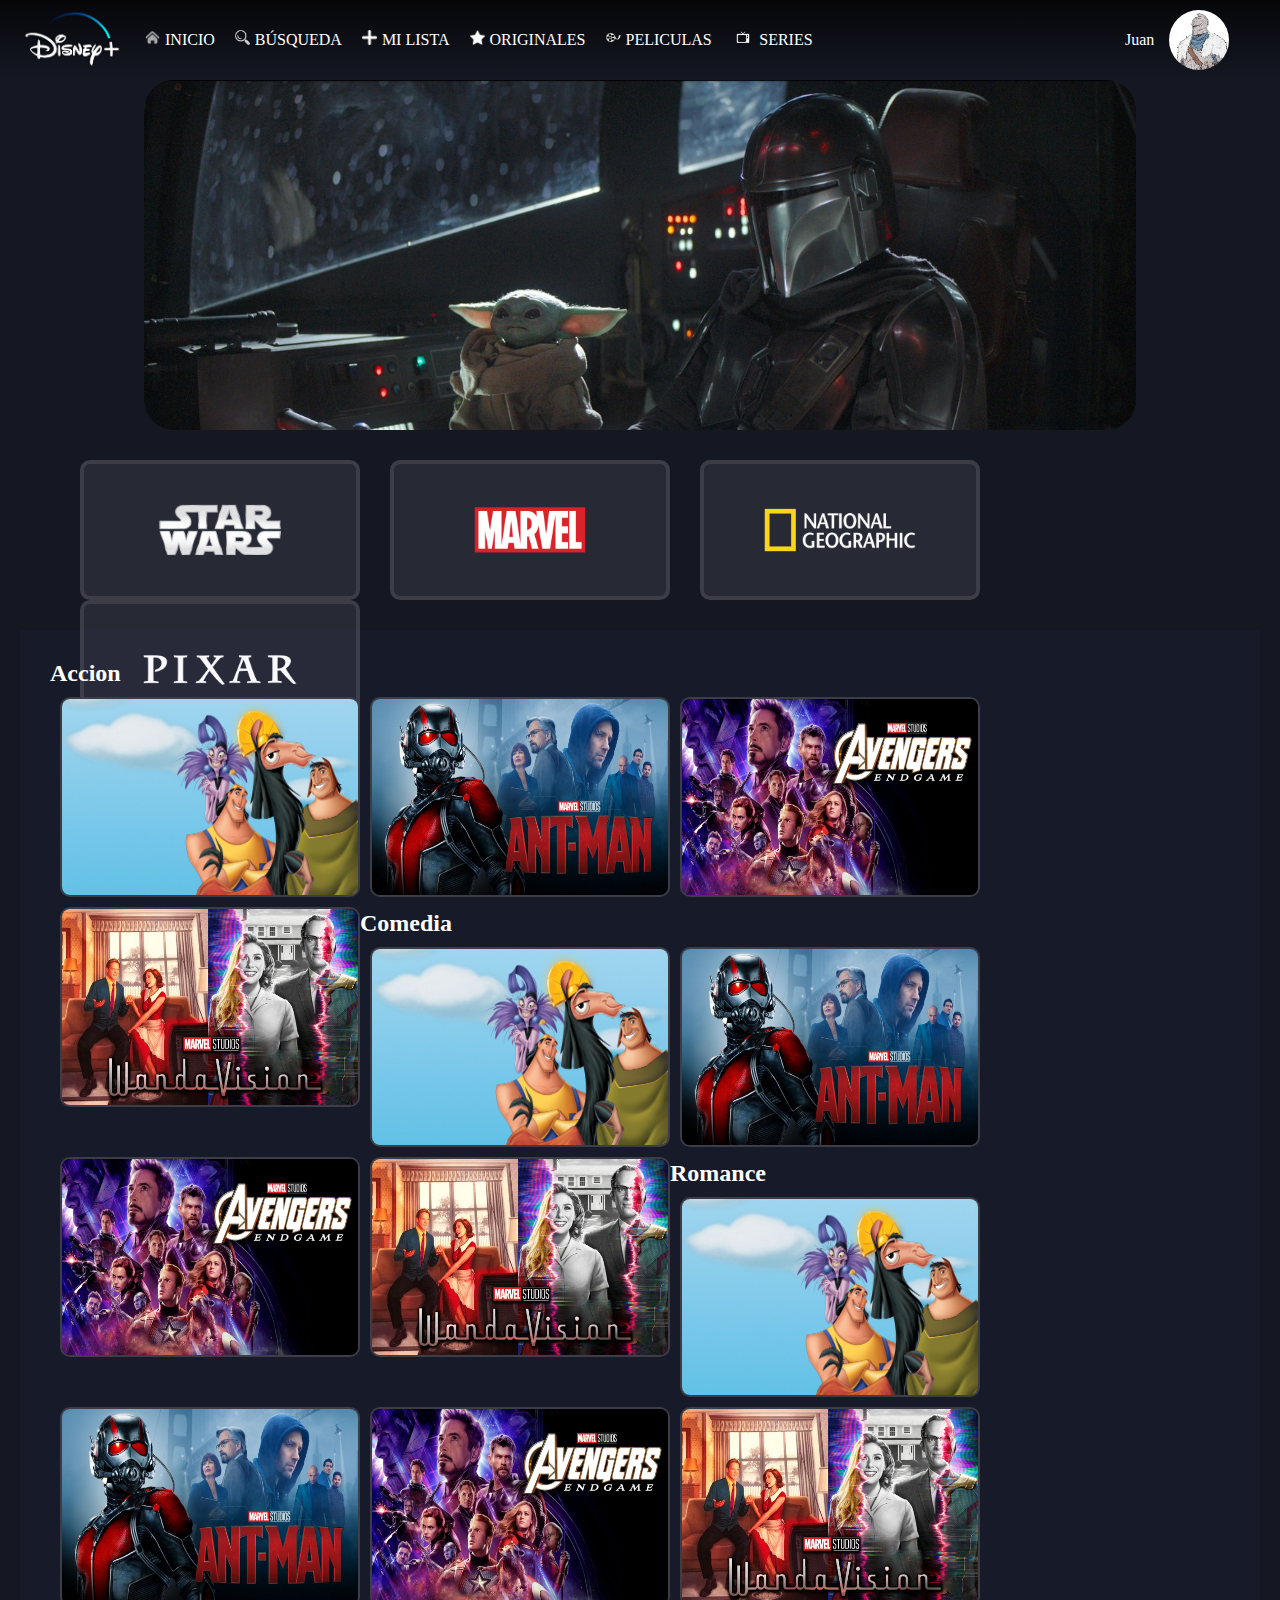
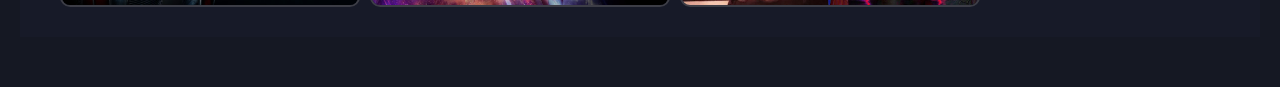
<file: Disney/index.html>
<!DOCTYPE html>
<html>
<head>
	<title>DISNEY+</title>
	<link rel="stylesheet" type="text/css" href="estilos.css"> <!--ENLACE A LA HOJA DE ESTILOS -->
</head>
<body>
	<!-- ===========BARRA DE MENU =============-->
	<header>
		<div id='logo'>
			<img src="img/logo.png">
		</div>
		<nav>
			<ul>
				<li><img src="img/h.png">Inicio</li>
				<li><img src="img/b.png">Búsqueda</li>
				<li><img src="img/m.png">Mi lista</li>
				<li><img src="img/e.png">Originales</li>
				<li><img src="img/p.png">Peliculas</li>
				<li><img src="img/t.png">Series</li>
			</ul>
		</nav>
		<div id='usuario'>
			<p>Juan</p>
			<div id="usuario-img">
				<img src="img/pp.jpg">
			</div>
		</div>
	</header>

	<!-- ===========CONTENIDO GENERAL =============-->
	<section>
		<!-- ==== BANNER ====-->
		<article>
			<img src="img/s1.jpg">
		</article>
		<!-- ==== TEMAS ====-->
		<aside>
			<div class = 'temas'><img src="img/sw.png"></div>
			<div class = 'temas'><img src="img/marvel.png"></div>
			<div class = 'temas'><img src="img/ng.png"></div>
			<div class = 'temas'><img src="img/pixar.png"></div>
		</aside>
		<!-- ==== PELIS ====-->
		<div id="contenido">
			<div class="bloque">
				<h3>Accion</h3>
				<div class="peliculas"><img src="img/d1.jpg"></div>
				<div class="peliculas"><img src="img/d2.jpg"></div>
				<div class="peliculas"><img src="img/d3.jpg"></div>
				<div class="peliculas"><img src="img/d4.jpg"></div>
			</div>
			<div class="bloque">
				<h3>Comedia</h3>
				<div class="peliculas"><img src="img/d1.jpg"></div>
				<div class="peliculas"><img src="img/d2.jpg"></div>
				<div class="peliculas"><img src="img/d3.jpg"></div>
				<div class="peliculas"><img src="img/d4.jpg"></div>
			</div>
			<div class="bloque">
				<h3>Romance</h3>
				<div class="peliculas"><img src="img/d1.jpg"></div>
				<div class="peliculas"><img src="img/d2.jpg"></div>
				<div class="peliculas"><img src="img/d3.jpg"></div>
				<div class="peliculas"><img src="img/d4.jpg"></div>
			</div>
		</div>

	</section>

</body>
</html>
</file>
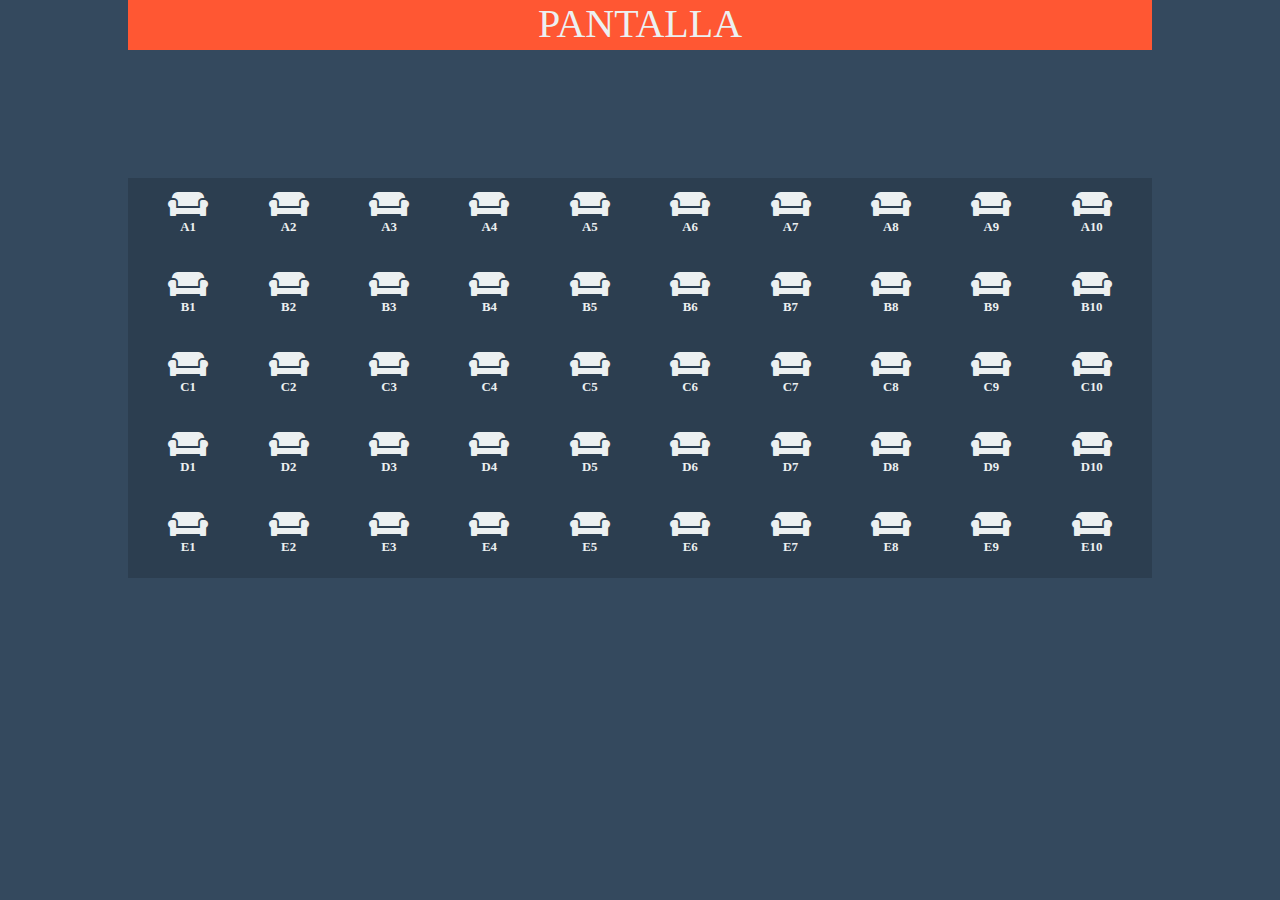
<file: Flexbox/index.html>
<!DOCTYPE html>
<html>
<head>
	<title>Asientos</title>
	<link rel="stylesheet" type="text/css" href="estilos.css">
	<link rel="stylesheet" href="https://use.fontawesome.com/releases/v5.15.3/css/all.css">
</head>
<body>
	<div class="pantalla">PANTALLA</div>
	<div class="contenedor">
		<div class="fila">
			<div class="asiento">
				<i class="fas fa-couch"></i>
				<h4>A1</h4>
			</div>
			<div class="asiento">
				<i class="fas fa-couch"></i>
				<h4>A2</h4>
			</div>
			<div class="asiento">
				<i class="fas fa-couch"></i>
				<h4>A3</h4>
			</div>
			<div class="asiento">
				<i class="fas fa-couch"></i>
				<h4>A4</h4>
			</div>
			<div class="asiento">
				<i class="fas fa-couch"></i>
				<h4>A5</h4>
			</div>
			<div class="asiento">
				<i class="fas fa-couch"></i>
				<h4>A6</h4>
			</div>
			<div class="asiento">
				<i class="fas fa-couch"></i>
				<h4>A7</h4>
			</div>
			<div class="asiento">
				<i class="fas fa-couch"></i>
				<h4>A8</h4>
			</div>
			<div class="asiento">
				<i class="fas fa-couch"></i>
				<h4>A9</h4>
			</div>
			<div class="asiento">
				<i class="fas fa-couch"></i>
				<h4>A10</h4>
			</div>
		</div>
		<div class="fila">
			<div class="asiento">
				<i class="fas fa-couch"></i>
				<h4>B1</h4>
			</div>
			<div class="asiento">
				<i class="fas fa-couch"></i>
				<h4>B2</h4>
			</div>
			<div class="asiento">
				<i class="fas fa-couch"></i>
				<h4>B3</h4>
			</div>
			<div class="asiento">
				<i class="fas fa-couch"></i>
				<h4>B4</h4>
			</div>
			<div class="asiento">
				<i class="fas fa-couch"></i>
				<h4>B5</h4>
			</div>
			<div class="asiento">
				<i class="fas fa-couch"></i>
				<h4>B6</h4>
			</div>
			<div class="asiento">
				<i class="fas fa-couch"></i>
				<h4>B7</h4>
			</div>
			<div class="asiento">
				<i class="fas fa-couch"></i>
				<h4>B8</h4>
			</div>
			<div class="asiento">
				<i class="fas fa-couch"></i>
				<h4>B9</h4>
			</div>
			<div class="asiento">
				<i class="fas fa-couch"></i>
				<h4>B10</h4>
			</div>
		</div>
		<div class="fila">
			<div class="asiento">
				<i class="fas fa-couch"></i>
				<h4>C1</h4>
			</div>
			<div class="asiento">
				<i class="fas fa-couch"></i>
				<h4>C2</h4>
			</div>
			<div class="asiento">
				<i class="fas fa-couch"></i>
				<h4>C3</h4>
			</div>
			<div class="asiento">
				<i class="fas fa-couch"></i>
				<h4>C4</h4>
			</div>
			<div class="asiento">
				<i class="fas fa-couch"></i>
				<h4>C5</h4>
			</div>
			<div class="asiento">
				<i class="fas fa-couch"></i>
				<h4>C6</h4>
			</div>
			<div class="asiento">
				<i class="fas fa-couch"></i>
				<h4>C7</h4>
			</div>
			<div class="asiento">
				<i class="fas fa-couch"></i>
				<h4>C8</h4>
			</div>
			<div class="asiento">
				<i class="fas fa-couch"></i>
				<h4>C9</h4>
			</div>
			<div class="asiento">
				<i class="fas fa-couch"></i>
				<h4>C10</h4>
			</div>
		</div>
		<div class="fila">
			<div class="asiento">
				<i class="fas fa-couch"></i>
				<h4>D1</h4>
			</div>
			<div class="asiento">
				<i class="fas fa-couch"></i>
				<h4>D2</h4>
			</div>
			<div class="asiento">
				<i class="fas fa-couch"></i>
				<h4>D3</h4>
			</div>
			<div class="asiento">
				<i class="fas fa-couch"></i>
				<h4>D4</h4>
			</div>
			<div class="asiento">
				<i class="fas fa-couch"></i>
				<h4>D5</h4>
			</div>
			<div class="asiento">
				<i class="fas fa-couch"></i>
				<h4>D6</h4>
			</div>
			<div class="asiento">
				<i class="fas fa-couch"></i>
				<h4>D7</h4>
			</div>
			<div class="asiento">
				<i class="fas fa-couch"></i>
				<h4>D8</h4>
			</div>
			<div class="asiento">
				<i class="fas fa-couch"></i>
				<h4>D9</h4>
			</div>
			<div class="asiento">
				<i class="fas fa-couch"></i>
				<h4>D10</h4>
			</div>
		</div>
		<div class="fila">
			<div class="asiento">
				<i class="fas fa-couch"></i>
				<h4>E1</h4>
			</div>
			<div class="asiento">
				<i class="fas fa-couch"></i>
				<h4>E2</h4>
			</div>
			<div class="asiento">
				<i class="fas fa-couch"></i>
				<h4>E3</h4>
			</div>
			<div class="asiento">
				<i class="fas fa-couch"></i>
				<h4>E4</h4>
			</div>
			<div class="asiento">
				<i class="fas fa-couch"></i>
				<h4>E5</h4>
			</div>
			<div class="asiento">
				<i class="fas fa-couch"></i>
				<h4>E6</h4>
			</div>
			<div class="asiento">
				<i class="fas fa-couch"></i>
				<h4>E7</h4>
			</div>
			<div class="asiento">
				<i class="fas fa-couch"></i>
				<h4>E8</h4>
			</div>
			<div class="asiento">
				<i class="fas fa-couch"></i>
				<h4>E9</h4>
			</div>
			<div class="asiento">
				<i class="fas fa-couch"></i>
				<h4>E10</h4>
			</div>
		</div>
			
	</div>

</body>	
</html>
</file>
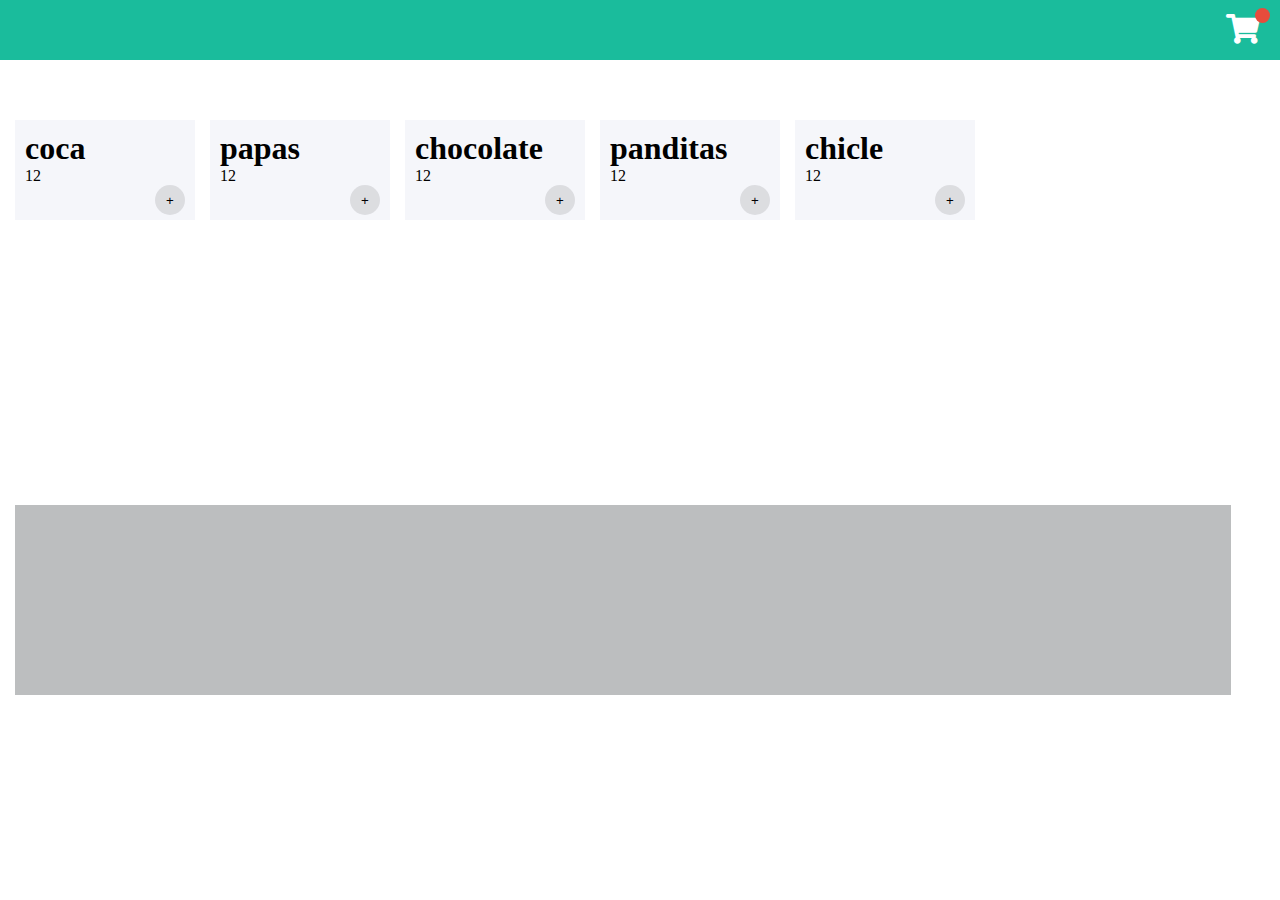
<file: Tienda/index.html>
<!DOCTYPE html>
<html>
<head>
	<title>Tienda</title>
	<meta charset="utf-8">
	<link rel="stylesheet" type="text/css" href="estilos.css">
	<script src="funciones.js" async="true"></script>
	<link rel="stylesheet" href="https://use.fontawesome.com/releases/v5.15.3/css/all.css" integrity="sha-384SZXxX4whJ79/gErwc0Yf+zWLeJdY/qpuqC4cAa9r0GUstPomtqpuNWT9wdPEn2fk" crossorigin="anonymous">
</head>
<body>
	<header>
		<i onclick="mostrarCarrito()"  class="fas fa-shopping-cart"></i><s></s>
	</header>
	
	<nav></nav>
	<section>
	</section>
	<div id="compras"></div>
</body>
</html>
</file>
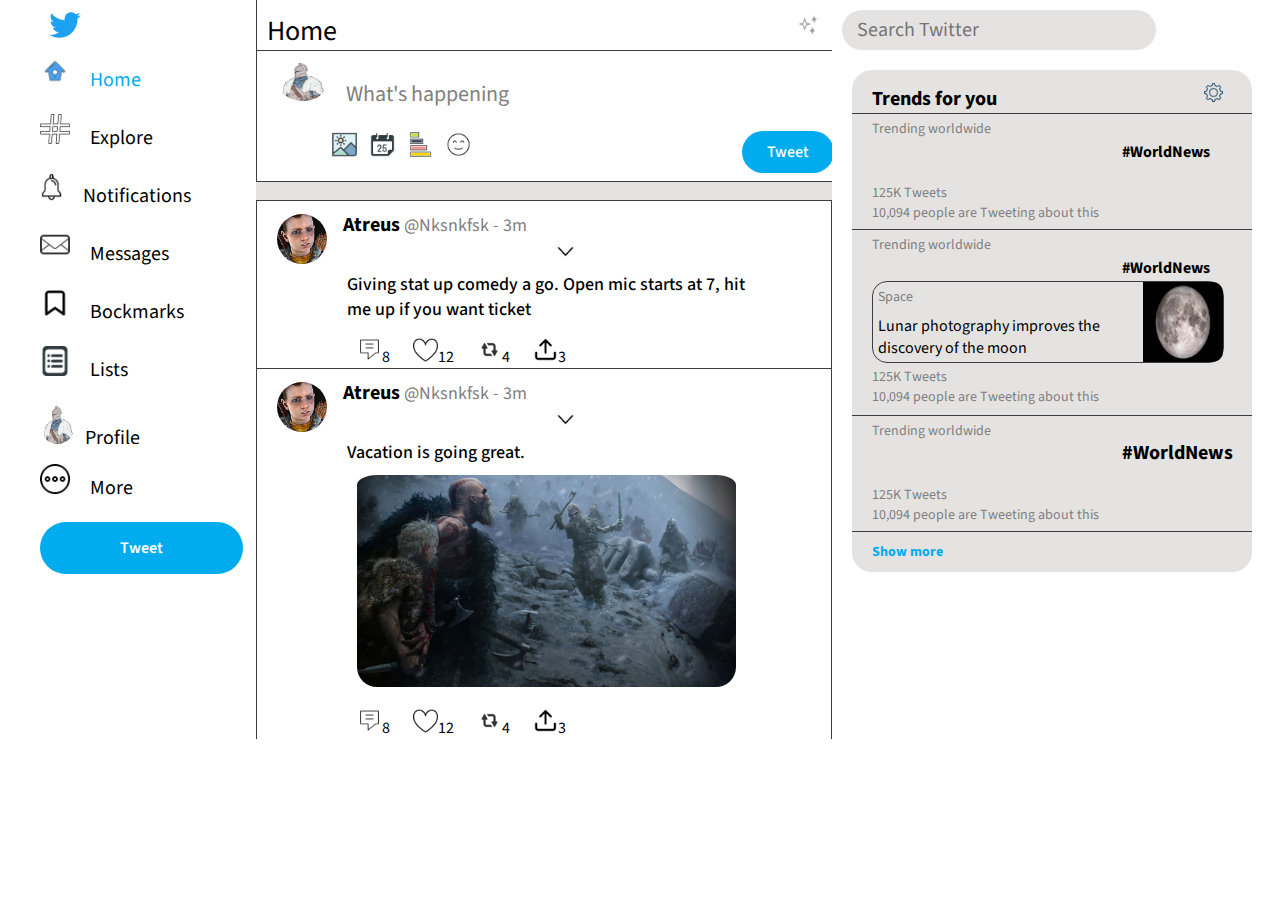
<file: Twitter/index.html>
<!DOCTYPE html>
<html>
<head>
	<title>Twitter</title>
	<link rel="stylesheet" type="text/css" href="estilos.css">
	<link rel="preconnect" href="https://fonts.gstatic.com">
<link href="https://fonts.googleapis.com/css2?family=Source+Sans+Pro:wght@400;600;700&display=swap" rel="stylesheet"> 

</head>
<body>
	<div id="container">
		<div id="option-menu">
			<div id="option-center">
				<div id="logo">
					<img src="img/logo.png" id="logo-img">
				</div>
				<div id="option">
					<div id="text-home"><img src="img/L1.png" id="option-img">Home</div>
					<div id="espacio-blanco"></div>
					<div><img src="img/L2.png" id="option-img">Explore</div>
					<div id="espacio-blanco"></div>
					<div><img src="img/L3.png" id="option-img">Notifications</div>
					<div id="espacio-blanco"></div>
					<div><img src="img/L4.png" id="option-img">Messages</div>
					<div id="espacio-blanco"></div>
					<div><img src="img/L5.png" id="option-img">Bockmarks</div>
					<div id="espacio-blanco"></div>
					<div><img src="img/L6.png" id="option-img">Lists</div>
					<div id="espacio-blanco"></div>
					<div><img src="img/pp.jpg" id="usuario-img">Profile</div>
					<div id="espacio-blanco"></div>
					<div><img src="img/L7.png" id="option-img">More</div>
					<div id="espacio-blanco"></div>
					
					<div><button>Tweet</button></div>
				</div>
			</div>
		</div>

		<div id="content-menu">
			<div id="prefer">
				Home
				<img src="img/C1.png" id="home-img">
			</div>

			<div id="you-tweet-other-tweet">
				<div id="you-tweet">
					<div id="profile-message">
						<span><img src="img/pp.jpg" id="profile-message-img"></span>
						<span>What's happening</span>
					</div>
					<div id="add-extra">
						<div>
							<span><img src="img/C2.png" id="tweet-img"></span>
							<span><img src="img/C3.png" id="tweet-img"></span>
							<span><img src="img/C4.png" id="tweet-img"></span>
							<span><img src="img/C5.png" id="tweetf-img"></span>
							<span><button id="button-tweet">Tweet</button></span>	
						</div>
					</div>
				</div>
				
				<div id="espacio"></div>

				<div id="others-tweets">
					<div id="other-tweet">
						<div id="profile-msg">

							<div id="other-profile">
								<img src="img/usuario2.jpg" id="usuario2-img">
							</div>
							<div id="name-msg">
								<b id="usuario2-tweet">Atreus</b><span id="msg-extra"> @Nksnkfsk - 3m</span>
								<img src="img/arrow.png" id="arrow-img">
							</div>
							<br>
							<div id="msg">
								<p>Giving stat up comedy a go. Open mic starts at 7, hit me up if you want ticket</p>
							</div>
						</div>
						<div id="more-option">
														
						</div>
					</div>
					<div id="reacciones">
						<span><img src="img/R1.png" id="reacciones-img">8</span>
						<span><img src="img/R2.png" id="reacciones-img">12</span>
						<span><img src="img/R3.png" id="reacciones-img">4</span>
						<span><img src="img/R4.png" id="reacciones-img">3</span>
					</div>
					<div id="other-tweet">
						<div id="profile-msg">
							
							<div id="other-profile">
								<img src="img/usuario2.jpg" id="usuario2-img">
							</div>
							<div id="name-msg">
								<b id="usuario2-tweet">Atreus</b><span id="msg-extra"> @Nksnkfsk - 3m</span>
								<img src="img/arrow.png" id="arrow-img">
							</div>
							<br>
							<div id="msg">
								<p>Vacation is going great.</p>
							</div>
						</div>
						<div id="more-option">
														
						</div>
					</div>
					<div id="img-paisaje">
						<img src="img/paisaje.jpg" id="paisaje-img">
					</div>
					<div id="reacciones">
						<span><img src="img/R1.png" id="reacciones-img">8</span>
						<span><img src="img/R2.png" id="reacciones-img">12</span>
						<span><img src="img/R3.png" id="reacciones-img">4</span>
						<span><img src="img/R4.png" id="reacciones-img">3</span>
					</div>
				</div>

			</div>
		</div>


		<div id="trending-menu">
			<div id="trending-center">
				<div id="search">
					<input id="search-input" type="search" placeholder="Search Twitter">
				</div>
				<div id="trending">
					<div id="header">
						<b>Trends for you</b>
						<span><img src="img/gear.png" id="adjust"></span>
					</div>
					<div id="trending-ww-new">
						<p id="trending-inf">Trending worldwide</p>
						<div id="espacio"></div>
						<b id="ww">#WorldNews</b>
						<div id="espacio"></div>
						<p id="trending-inf">125K Tweets</p>
						<div id="espacio"></div>
						<p id="trending-inf">10,094 people are Tweeting about this</p>
					</div>
					<div id="trending-ww-news">
						<p id="trending-inf">Trending worldwide</p>
						<div id="espacio"></div>
						<b id="ww">#WorldNews</b>
						<div id="new-trending">
<!--####################################################### -->
								<span id="news">
									<p id="trending-inf">Space</p>
									<br>
									<p id="new-desc">Lunar photography improves the discovery of the moon</p>
								</span>
								<span id="new-img"><img src="img/moon.jpg" id="moon-img"></span>
<!--####################################################### -->
						</div>
						<p id="trending-inf">125K Tweets</p>
						<div id="espacio"></div>
						<p id="trending-inf">10,094 people are Tweeting about this</p>
					</div>
					<div id="trending-ww-new">
						<p id="trending-inf">Trending worldwide</p>
						<div id="espacio"></div>
						<b>#WorldNews</b>
						<div id="espacio"></div>
						<p id="trending-inf">125K Tweets</p>
						<div id="espacio"></div>
						<p id="trending-inf">10,094 people are Tweeting about this</p>
					</div>
					<div id="show-more">
						<b>Show more</b>
					</div>
				</div>
			</div>
		</div>
		

	</div>
</body>
</html>
</file>
<file: Flexbox/estilos.css>
*{
	margin: 0px;
	padding: 0px;
}

html{
	background-color: #34495e; 
}

.pantalla{
	width: 80%;
	height: 50px;
	position: fixed;
	top: 0px;
	margin-left: 10%;
	background-color:  #FF5733 ;	
	text-align: center;
	color: #ecf0f1;
	font-size: 40px;

}

.contenedor{
	position: fixed;
	top: 50px;
	width: 80%;
	margin-left: 10%;
	margin-top: 10%;
	background-color: #2c3e50;
}

	.fila{
		width: 100%;
		height: 80px;
		display: flex;
		padding: 10px;
		box-sizing: border-box;
		justify-content: space-around;
	}
	.asiento{
		width: 100px;
		height: 100%;
		color: #ecf0f1;
		text-align: center;
		line-height: 15px;
		cursor: pointer;
		transition: .2s all;
	}
		.asiento>i{
			font-size: 2em;
		}
		.asiento>h4{
			font-size: .8em;
		}
	.asiento:hover{
		color: #2ecc71;
	}
</file>
<file: Tienda/estilos.css>
*{
	margin:0px;
	padding: 0px;
}
header{
	background: #1abc9c; 
	width: 100%; 
	height: 60px; 
	position: relative;
	float: left;
	line-height: 60px;
	text-align: right;
	padding-right: 20px;
	box-sizing: border-box;
	color: white;
	font-size: 30px;
}
	header>i{
		cursor: pointer;
	}
	s{
		background: #e74c3c;
		width: 15px;
		height: 15px;
		font-size: 10px;
		border-radius: 50%;
		position: absolute;
		right: 10px;
		top: 8px;
		line-height: 15px;
		text-align: center;
		text-decoration: none;
		font-weight: bolder;
	}
nav{
	height: calc(100% - 60px);
	width: 300px;
	position: fixed;
	top: 60px;
	right: -300px;
	background: #ecf0f1;
	transition: .2s all;
}
	.visible{
		right: 0px !important;
	}
	.pc{
		width: 100%;
		height: 40px;
		border-bottom: 1px dashed rgba(0,0,0,.3);
		margin: 0px !important;
	}
		.pc>h4{
			color: #2c3e50;
			font-size: 20px;
			position: relative;
			float: left;
		}
		.pc>p{
			color: #7f8c8d;
			font-size:15px;
			position: relative;
			float: left;
		}
section{
	width: 100%;
	height: 445px;
	box-sizing: border-box;
}
.sn{
	width: calc(100% - 300px) !important;
}
#compras{
		width: 95%;
		height: 190px;
		text-align: left;
		font-size: 30px;
		background: var(--pantalla);
		color: black;
		box-sizing: border-box;
		background-color:  #bcbebf;
	}
span{
	width: 100%;
	height: 150px;
	box-sizing: border-box;
	background-color: gray;
}

div{
	position: relative;
	float: left;
	width: 180px;
	height: 100px;
	background: #f5f6fa;
	padding: 10px;
	box-sizing: border-box;
	margin-left: 15px;
	margin-top: 60px;
}
button{
	width: 30px;
	height: 30px;
	border: none;
	border-radius: 50%;
	float: right;
	cursor: pointer;
	background: rgba(0,0,0,.1);
}
</file>
<file: Twitter/estilos.css>
*{
	padding: 0;
	margin: 0;
	font-family: 'Source Sans Pro', sans-serif;
}
#container{
	display: grid;
	grid-template-columns: 20% 45% 35%;
	background-color: #F8f7F6;
}
#option-menu{
	width: 100%;
	height: 760px;
	background-color: white;
}
#options-center{
	width: 75%;
	margin: 0 auto;
	background-color: white;
}
	#logo{
		padding-left: 40px;
		padding-right: 20px;
		width: 100px;
	}
		#logo>img{
			height: 50px;
			color: white;
			cursor: pointer;
		}
	#option{
		display: grid;
		cursor: pointer;
		padding-left: 40px;
		font-size: 20px;
	}
	#text-home{
		color: #00acee;
	}
		#option-img{
			height: 30px;
			margin-right: 20px;
		}
		#usuario-img{
			height: 100%;
			width: 35px;
			border-radius: 50%;
			position: relative;
			float: center;
			background-color: white;
			overflow: hidden;
			margin-right: 10px;
		}
			#usuario-img>img{
				height: 100%
				padding-left: 40px;
			}
		#option button{
			padding: 15px 80px;
			border-radius: 30px;
			outline: none;
			color: white;
			background: #00acee;
			border: none;
			font-weight: 600;
			font-size: 16px;
			cursor: pointer;
		}
/*--------------------------------*/
#content-menu{
	width: 100%;
	background: white;
}
#prefer{
	padding-left: 10px;
	color: black;
	font-size: 28px;
	width: 595px;
	height: 50px;
	cursor: pointer;
	border-left: 1px solid #3C3D46;
	border-bottom: 1px solid #3C3D46;
	border-right: 1px solid #3C3D46;
}
/*-----------------------*/
	#home-img{
		width: 30px;
		height: 30px;
		cursor: pointer;
		padding-left: 450px;
		padding-top: 10px;
		padding-right: 5px;
	}
#profile-message{
	width: 580px;
	height: 60px;
	align-items: center;
	padding-top: 10px;
	padding-left: 10px;
	padding-right: 15px;
	font-size: 22px;
	color: gray;
	line-height: 60px;
	border-left: 1px solid #3C3D46;
	border-right: 1px solid #3C3D46;
}
	#profile-message-img{
		width: 50px;
		height: 40px;
		cursor: pointer;
		border-radius: 50%;
		padding-left: 10px;
		padding-right: 15px;
	}
	#add-extra{
		width: 535px;
		height: 40px;
		padding-left: 70px;
		padding-top: 10px;
		padding-bottom: 10px;
		border-left: 1px solid #3C3D46;
		border-right: 1px solid #3C3D46;
		border-bottom: 1px solid #3C3D46;
	}
		#tweet-img{
			width: 25px;
			height: 25px;
			cursor: pointer;
			padding-left: 5px;
			padding-right: 5px;
		}
		#tweetf-img{
			width: 25px;
			height: 25px;
			cursor: pointer;
			padding-left: 5px;
			padding-right: 50%;
		}
		#espacio-blanco{
			height: 20px;
			width: 100%;
			background-color: white;
		}
		#button-tweet{
			padding: 10px 25px;
			border-radius: 30px;
			color: white;
			background: #00acee;
			border: none;
			font-weight: 500;
			font-size: 16px;
			cursor: pointer;
		}
/*------------------------*/
#espacio{
	height: 18px;
	width: 100%;
	background-color: #e5e3e1;
}
#profile-msg{
	border-left: 1px solid #3C3D46;
	border-right: 1px solid #3C3D46;
	border-top: 1px solid #3C3D46;
	padding-left: 20px;
	padding-top: 10px;
	display: grid;
	grid-template-columns: 12% 76% 12%;
	align-items: center;
	}
	#img-paisaje{
		border-left: 1px solid #3C3D46;
		border-right: 1px solid #3C3D46;
		padding-left: 100px;
	}
	#usuario2-img{
		height: 50px;
		width: 50px;
		border-radius: 50%;
		position: relative;
		float: center;
		background-color: white;
		overflow: hidden;
		margin-right: 10px;
		cursor: pointer;
	}
	#name-msg{
		font-size: 20px;
		padding-left: 0px;
	}
		#usuario2-tweet{
			color: black;
		}
		#msg-extra{
			font-size: 18px;
			color: gray;
		}
		#arrow-img{
			width: 25px;
			height: 25px;
			padding-left: 210px;
		}
	#msg{
		width: 400px;
		color: black;
		font-size: 18px;
		font-weight: 500;
		padding-left: 70px;
		text-align: justify-all;
		word-wrap: break-word;

	}
		#paisaje-img{		
			width: 80%;
			border-radius: 20px;
			padding-top: 10px;
		}
	#reacciones{
		padding-left: 80px;
		padding-top: 15px;
		border-left: 1px solid #3C3D46;
		border-right: 1px solid #3C3D46;
	}
		#reacciones-img{
			width: 25px;
			height: 25px;
			cursor: pointer;
			padding-left: 20px;
		}
#trending-menu{
	width: 100%;
	background: white;
}
#trending-center{
	width: 70%;
}
/*----------------*/
#search{
	width: 100%;
	height: 60px;
	position: relative;
	top: 0;
	background: white;
	align-items: center;
	padding-top: 10px;
	padding-left: 10px;
}
	#search-input{
		width: 100%;
		height: 40px;
		border-radius: 30px;
		font-size: 20px;
		color: gray;
		align-items: center;
		padding-left: 15px;
		outline: none;
		border: none;
		background: #e5e3e1;
	}
/*---------------------------------*/
#trending{
	padding-left: 20px;
	align-items: center;
}
	#header{
		width: 380px;
		background-color: #e5e3e1;
		padding-top: 5px;
		padding-left: 20px;
		font-size: 20px;
		border-top-left-radius: 20px; 
		border-top-right-radius: 20px;
		border-bottom: 1px solid #3C3D46;
	}
		#adjust{
			padding-left: 200px;
			padding-top: 5px;
			width: 25px;
			height: 25px;
		}
	#trending-ww{
		width: 380px;
		height: 100px;
		background-color: #e5e3e1;
		padding-top: 5px;
		padding-left: 20px;
		padding-bottom: 10px;
		font-size: 20px;
		border-bottom: 1px solid #3C3D46;
	}
	#trending-ww-new{
		width: 380px;
		height: 100px;
		background-color: #e5e3e1;
		padding-top: 5px;
		padding-left: 20px;
		padding-bottom: 10px;
		font-size: 20px;
		border-bottom: 1px solid #3C3D46;
	}
	#show-more{
		width: 380px;
		background-color: #e5e3e1;
		padding-top: 10px;
		padding-bottom: 10px;
		padding-left: 20px;
		font-size: 20px;
		border-bottom-left-radius: 20px; 
		border-bottom-right-radius: 20px;
		font-size: 14px;
		color: #00acee;
	}
	#moon-img{
		height: 80px;
		width: 80px;
		border-top-right-radius: 10px;
		border-bottom-right-radius: 10px;
		padding-left: 15px;
	}
	#info-new{
		width: 200px;
	}
	#trending-ww-news{
		width: 380px;
		height: 170px;
		background-color: #e5e3e1;
		padding-top: 5px;
		padding-left: 20px;
		padding-bottom: 10px;
		font-size: 20px;
		border-bottom: 1px solid #3C3D46;
	}
	#new-trending{
		height: 80px;
		width: 350px;
		border-radius: 15px;
		border: 1px solid #3C3D46;
	}
	#new-title{
		width: 50px;
	}
	/**########################*/
	#news{
		padding-top: 5px;
		padding-left: 5px;
		position: relative;
		float: left;
		width: 250px;
		height: 80px;
	}
	#new-img{
		width: 50px;
		height: 50px;
	}
	#new-desc, #ww{
		font-size: 16px;
		height: 20px;
	}
	#trending-inf{
		position: relative;
		float: left;
		color: gray;
		font-size: 14px;
		width: 250px;
	}
</file>
<file: Disney/estilos.css>
/*RESETEARLA*/
*{
	margin: 0px;/*SIN MARGEN HACIA FUERA*/
	padding: 0px;/*SIN MARGEN HACIA DENTRO*/
	font-family: 'Raleway', verdana;
}
header{
	width: 100%;
	height: 80px;
	background: linear-gradient(#060609, #151823);
	position: relative;
	float: left;

	/*position: fixed; /*Fijos en el navegador
	top: 200px;
	right: 0px;*/
}
#logo, nav, #usuario{
	position: relative;
	float: left;
	height: 100%;
}
#logo{
	width: 125px;
	padding: 10px 20px;
	box-sizing: border-box;
	cursor: pointer;
}
	#logo>img{
			height: 100%;
		}

nav{
	width: calc(100% - 300px);
}
	ul{
		height: 100%;
		list-style: none;
	}
	li{
		position: relative;
		float: left;
		padding-left: 20px;
		padding-right: 20px
		box-sizing: border-box;
		height: 100%;
		line-height: 80px; /*Especificar el espacio del texto en lo vertical*/
		color: white;
		text-transform: uppercase; /*Transformar a mayusculas*/
		font-size: 16px;
		font-weight: 400;
		cursor: pointer;
	}
	li>img{
		height: 15px;
		filter: invert(100%);
		margin-right: 5px;
	}
#usuario{
	width: 150;
	padding: 10px 20px;
	box-sizing: border-box;
}
	p{
		color: white;
		font-size: 16px;
		position: relative;
		float: left;
		line-height: 60px;
		margin-right: 15px; 
	}
	#usuario-img{
		height: 100%;
		width: 60px;
		border-radius: 50%;
		position: relative;
		float: left;
		background-color: yellow;
		overflow: hidden;
	}
	#usuario-img>img{
		height: 100%
	}

section{
	width: 100%;
	/*	height: 100px;*/
	background-color: #151823;
	position: relative; /**/
	float: left;
	padding-left: 20px;
	padding-right: 20px;
	padding-bottom: 50px;
	box-sizing: border-box; /*No cresca mas de lo que deberia*/
}
article, aside, #contenido{
	width: 100%;
	position: relative;
	float: left;
}
article{
	width: 80% !important;
	height: 350px;
	border-radius: 30px; /*redondeo*/
	overflow: hidden;
	margin-left: 10%;
	cursor: pointer;
}
	article>img{
		width: 100%;
	}
aside{
	height: 200px; 
	padding: 30px;
	box-sizing: border-box;
}
	.temas{
		width: 280px;
		height: 100%;
		background: #272934;
		position: relative;
		float: left;
		margin-left: 30px;
		border-radius: 10px;
		border: 4px solid #3C3D46;
		box-sizing: border-box;
		text-align: center; /*Alinear la img*/
		cursor: pointer;
	}
	.temas>img{
		height: 100%
	}
#contenido{
												/*RGB =  0 - 255*/
	background-color: rgba(84, 109, 229, .03); /*RGBA = 0 - 1 transparencia*/
	padding: 30px;
	box-sizing: border-box;
}
	.bloque{
		height: 250px;
		margin-bottom: 20 px;
	}
		.bloque>h3{
			color: #FFF;
			font-size: 24px;
		}
		.peliculas{
			width: 300px;
			height: 200px;
			position: relative;
			float: left;
			margin-top: 10px;
			overflow: hidden;
			margin-left: 10px;
			border-radius: 10px;
			border: 2px solid #3C3D46;
			box-sizing: border-box;
			text-align: center; /*Alinear la img*/
			cursor: pointer;
			box-sizing: border-box; /*No cresca mas de lo que deberia*/
/*			
			width: 18%;
			height: 200px;
			margin-top: 10px;
			overflow: hidden;
			border-radius: 15px;
*/			
		}
		.primero{
			
		}
		.peliculas>img{
			height: 100%;
			width: 100%;
		}
</file>
